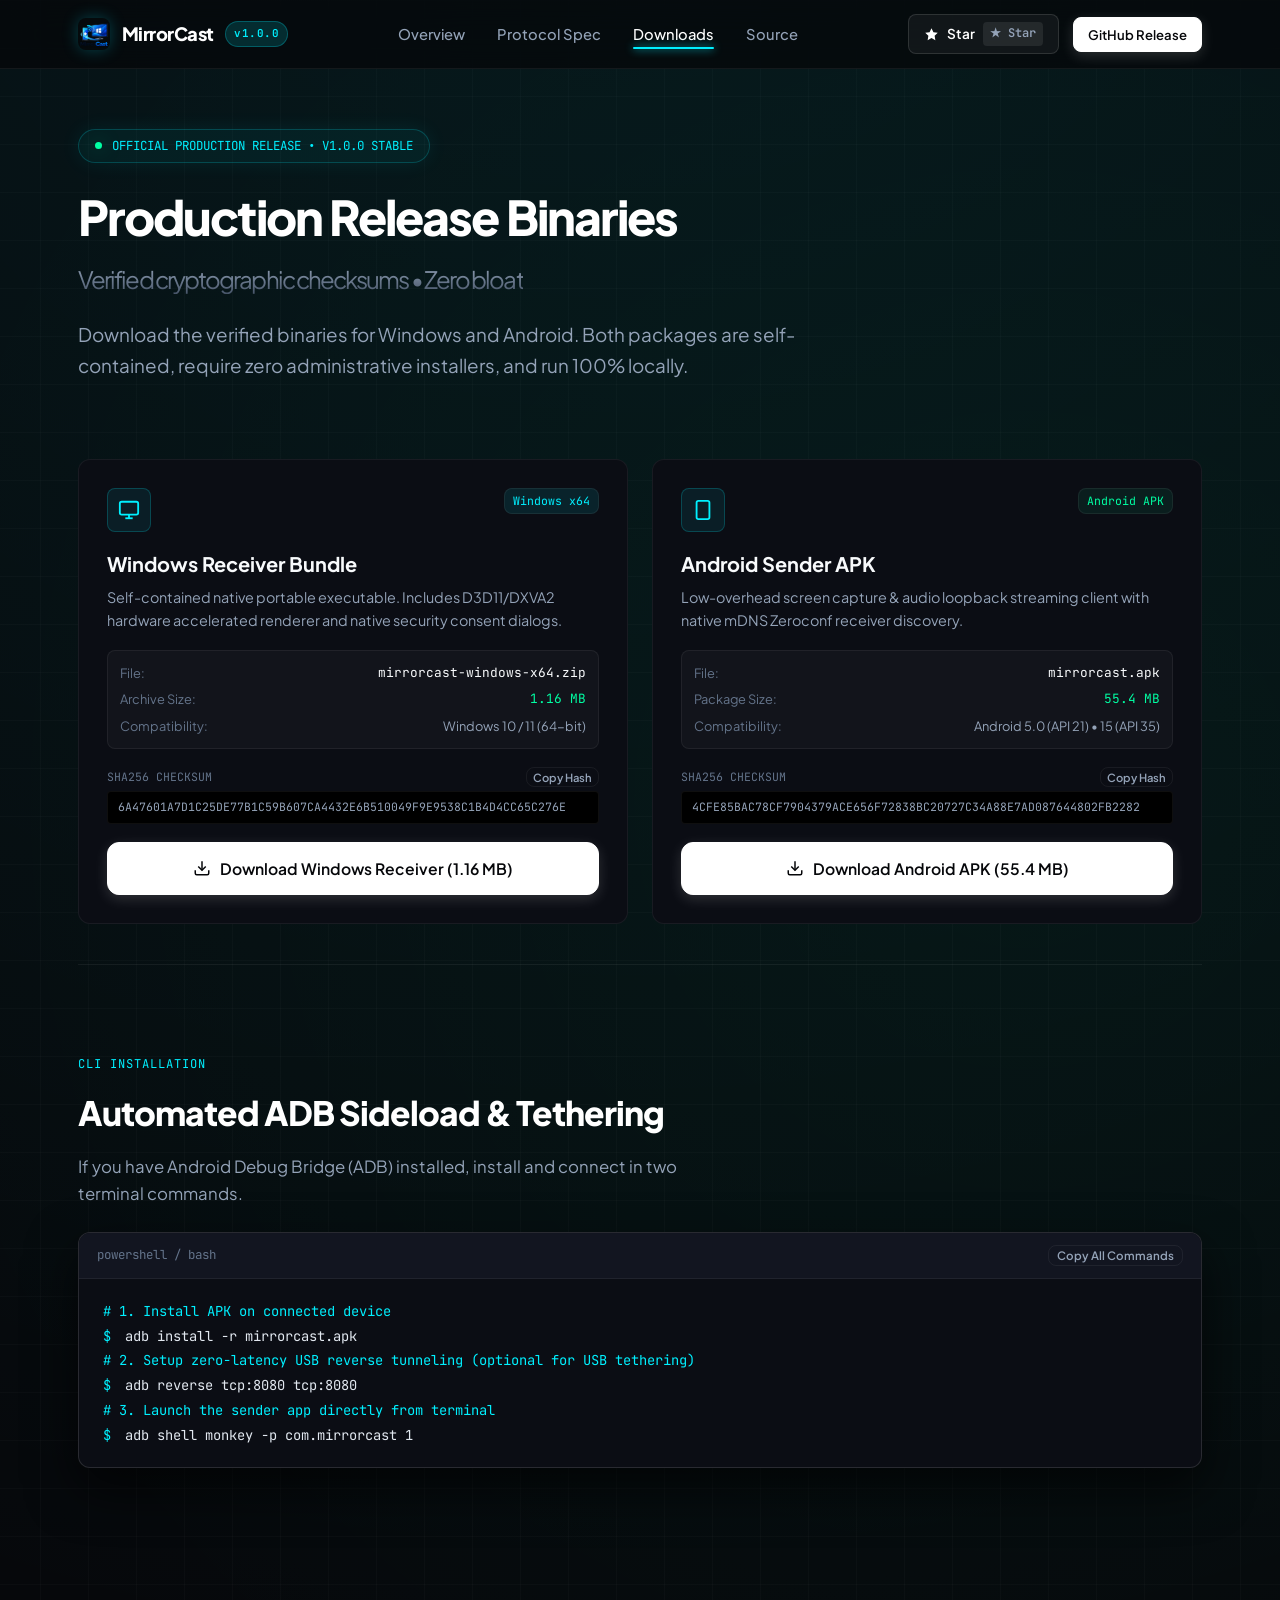
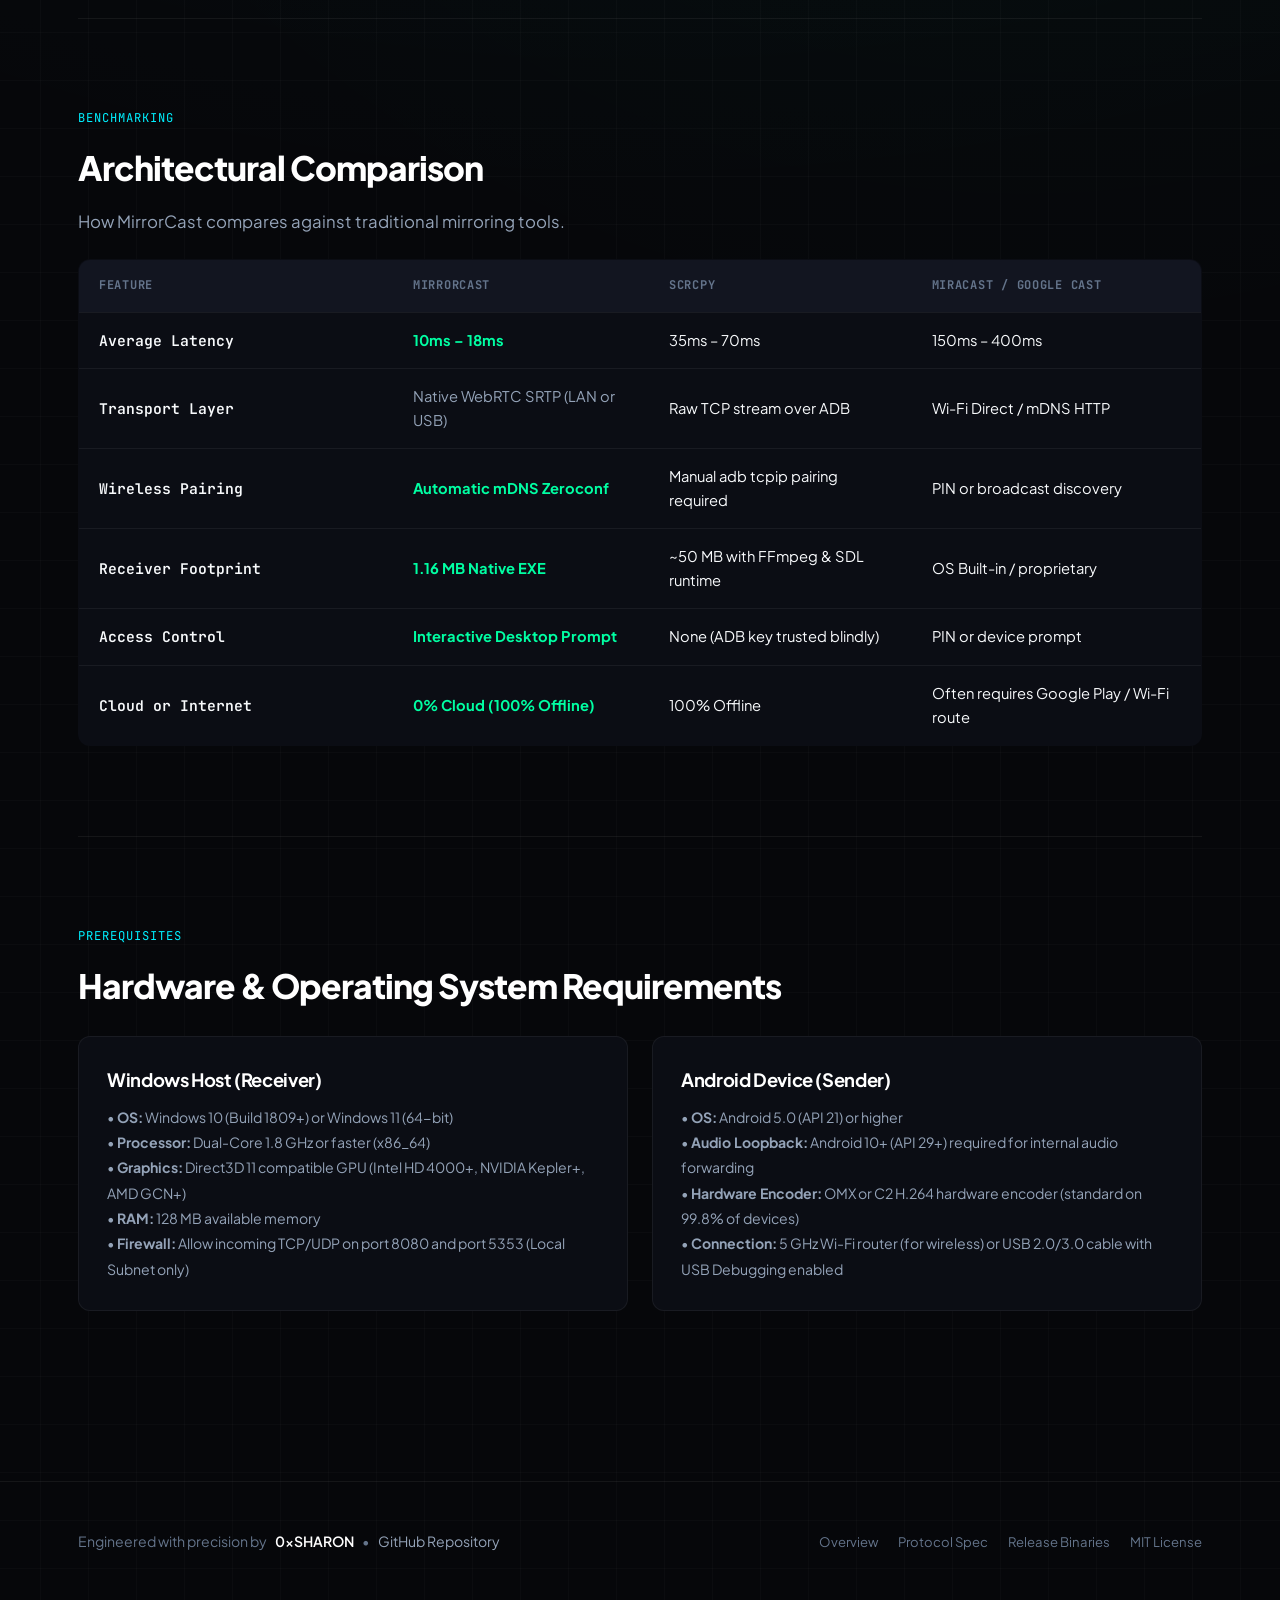
<file: downloads.html>
<!DOCTYPE html>
<html lang="en">
<head>
  <meta charset="UTF-8">
  <meta name="viewport" content="width=device-width, initial-scale=1.0">
  
  <!-- Primary Meta Tags -->
  <title>Download MirrorCast v1.0.0 — Android APK & Windows x64 Receiver | Verified Binaries</title>
  <meta name="title" content="Download MirrorCast v1.0.0 — Android APK & Windows x64 Receiver | Verified Binaries">
  <meta name="description" content="Download MirrorCast v1.0.0 production binaries: portable Windows receiver (1.16MB) and Android APK (55.4MB). Verified SHA256 checksums, CLI setup guide, and zero telemetry.">
  <meta name="keywords" content="download mirrorcast, mirrorcast apk, mirrorcast windows exe, screen mirror download, adb screen mirroring, scrcpy download, android to windows receiver">
  <meta name="author" content="0xSHARON">
  <meta name="robots" content="index, follow, max-image-preview:large, max-snippet:-1, max-video-preview:-1">
  <meta name="theme-color" content="#090a0f">
  <meta name="color-scheme" content="dark">
  <link rel="canonical" href="https://0xsharon.github.io/mirrorcast/downloads.html">

  <!-- Open Graph / Facebook -->
  <meta property="og:type" content="website">
  <meta property="og:url" content="https://0xsharon.github.io/mirrorcast/downloads.html">
  <meta property="og:title" content="Download MirrorCast v1.0.0 — Windows Receiver & Android APK">
  <meta property="og:description" content="Verified production binaries for MirrorCast. 1.16MB portable Windows receiver and universal Android APK with SHA256 checksums.">
  <meta property="og:image" content="https://0xsharon.github.io/mirrorcast/assets/banner.png">
  <meta property="og:site_name" content="MirrorCast">
  <meta property="og:locale" content="en_US">

  <!-- Twitter Card -->
  <meta name="twitter:card" content="summary_large_image">
  <meta name="twitter:site" content="@0xSHARON">
  <meta name="twitter:creator" content="@0xSHARON">
  <meta name="twitter:title" content="Download MirrorCast v1.0.0 — Windows & Android">
  <meta name="twitter:description" content="Verified production binaries for MirrorCast. 1.16MB portable Windows receiver and universal Android APK.">
  <meta name="twitter:image" content="https://0xsharon.github.io/mirrorcast/assets/banner.png">

  <!-- Favicon & Icons -->
  <link rel="icon" type="image/png" href="assets/logo.png">
  <link rel="apple-touch-icon" href="assets/logo.png">

  <!-- Stylesheet -->
  <link rel="stylesheet" href="style.css">

  <!-- Structured Data: SoftwareApplication Downloads -->
  <script type="application/ld+json">
  {
    "@context": "https://schema.org",
    "@type": "SoftwareApplication",
    "name": "MirrorCast",
    "operatingSystem": "Android 5.0+, Windows 10, Windows 11",
    "applicationCategory": "MultimediaApplication",
    "softwareVersion": "1.0.0",
    "offers": {
      "@type": "Offer",
      "price": "0",
      "priceCurrency": "USD"
    },
    "downloadUrl": "https://github.com/0xSHARON/mirrorcast/releases/tag/v1.0.0",
    "author": {
      "@type": "Person",
      "name": "0xSHARON",
      "url": "https://github.com/0xSHARON"
    }
  }
  </script>
</head>
<body>

  <!-- Navigation -->
  <nav class="navbar" id="navbar">
    <div class="container nav-inner">
      <a href="index.html" class="nav-brand">
        <img src="assets/logo.png" alt="MirrorCast Logo" class="nav-logo">
        <span>MirrorCast</span>
        <span class="nav-brand-badge">v1.0.0</span>
      </a>

      <ul class="nav-links">
        <li><a href="index.html" class="nav-link">Overview</a></li>
        <li><a href="protocol.html" class="nav-link">Protocol Spec</a></li>
        <li><a href="downloads.html" class="nav-link active">Downloads</a></li>
        <li><a href="https://github.com/0xSHARON/mirrorcast" target="_blank" rel="noopener noreferrer" class="nav-link">Source</a></li>
      </ul>

      <div class="nav-actions">
        <!-- Live GitHub Star Button -->
        <a href="https://github.com/0xSHARON/mirrorcast" target="_blank" rel="noopener noreferrer" class="star-btn" id="nav-star-btn" title="Star MirrorCast on GitHub">
          <svg width="15" height="15" viewBox="0 0 24 24" fill="currentColor">
            <polygon points="12 2 15.09 8.26 22 9.27 17 14.14 18.18 21.02 12 17.77 5.82 21.02 7 14.14 2 9.27 8.91 8.26 12 2"></polygon>
          </svg>
          <span>Star</span>
          <span class="star-count" id="nav-star-count">★ Star</span>
        </a>

        <a href="https://github.com/0xSHARON/mirrorcast/releases/tag/v1.0.0" target="_blank" rel="noopener noreferrer" class="btn btn-primary btn-sm">
          GitHub Release
        </a>
      </div>
    </div>
  </nav>

  <!-- Page Header -->
  <header class="hero" style="padding: 60px 0 40px; text-align: left;">
    <div class="container">
      <div class="hero-pill">
        <span class="pill-dot"></span>
        <span>OFFICIAL PRODUCTION RELEASE &bull; V1.0.0 STABLE</span>
      </div>

      <h1 class="hero-title" style="margin-left: 0; font-size: clamp(2rem, 4vw, 3rem);">
        Production Release Binaries<br>
        <span style="font-size: 1.5rem; font-weight: 400; color: var(--text-muted);">Verified cryptographic checksums &bull; Zero bloat</span>
      </h1>

      <p class="hero-description" style="margin-left: 0; max-width: 780px;">
        Download the verified binaries for Windows and Android. Both packages are self-contained, require zero administrative installers, and run 100% locally.
      </p>
    </div>
  </header>

  <!-- Main Downloads Section -->
  <main class="container" style="padding-bottom: 80px;">
    
    <!-- Binary Cards Grid -->
    <div class="grid-2">
      
      <!-- Windows Binary Card -->
      <div class="card" style="display: flex; flex-direction: column; justify-content: space-between;">
        <div>
          <div style="display: flex; justify-content: space-between; align-items: flex-start; margin-bottom: 16px;">
            <div class="card-icon" style="margin-bottom: 0;">
              <svg width="22" height="22" viewBox="0 0 24 24" fill="none" stroke="currentColor" stroke-width="2">
                <rect x="2" y="3" width="20" height="14" rx="2" ry="2"></rect>
                <line x1="8" y1="21" x2="16" y2="21"></line>
                <line x1="12" y1="17" x2="12" y2="21"></line>
              </svg>
            </div>
            <span class="card-badge" style="margin-top: 0; background: rgba(0,229,255,0.1); color: var(--accent-cyan);">
              Windows x64
            </span>
          </div>

          <h3 style="font-size: 1.25rem; font-weight: 700; margin-bottom: 6px;">Windows Receiver Bundle</h3>
          <p class="card-description" style="margin-bottom: 18px;">
            Self-contained native portable executable. Includes D3D11/DXVA2 hardware accelerated renderer and native security consent dialogs.
          </p>

          <div style="background: rgba(255,255,255,0.03); border: 1px solid var(--border-subtle); border-radius: var(--radius-sm); padding: 12px; margin-bottom: 18px;">
            <div style="display: flex; justify-content: space-between; font-size: 0.8rem; margin-bottom: 6px;">
              <span style="color: var(--text-muted);">File:</span>
              <span class="mono" style="color: var(--text-primary);">mirrorcast-windows-x64.zip</span>
            </div>
            <div style="display: flex; justify-content: space-between; font-size: 0.8rem; margin-bottom: 6px;">
              <span style="color: var(--text-muted);">Archive Size:</span>
              <span class="mono" style="color: var(--accent-green);">1.16 MB</span>
            </div>
            <div style="display: flex; justify-content: space-between; font-size: 0.8rem;">
              <span style="color: var(--text-muted);">Compatibility:</span>
              <span style="color: var(--text-secondary);">Windows 10 / 11 (64-bit)</span>
            </div>
          </div>

          <div style="margin-bottom: 18px;">
            <div style="display: flex; justify-content: space-between; align-items: center; margin-bottom: 4px;">
              <span class="mono" style="font-size: 0.72rem; color: var(--text-muted);">SHA256 CHECKSUM</span>
              <button class="btn btn-ghost btn-sm" onclick="navigator.clipboard.writeText('6A47601A7D1C25DE77B1C59B607CA4432E6B510049F9E9538C1B4D4CC65C276E'); alert('Copied Windows SHA256 Hash to clipboard!');" style="padding: 2px 6px; font-size: 0.7rem;">
                Copy Hash
              </button>
            </div>
            <div class="mono" style="font-size: 0.72rem; word-break: break-all; color: var(--text-secondary); background: #000; padding: 6px 10px; border-radius: 4px; border: 1px solid var(--border-subtle);">
              6A47601A7D1C25DE77B1C59B607CA4432E6B510049F9E9538C1B4D4CC65C276E
            </div>
          </div>
        </div>

        <a href="https://github.com/0xSHARON/mirrorcast/releases/download/v1.0.0/mirrorcast-windows-x64.zip" class="btn btn-primary btn-lg" style="width: 100%;">
          <svg width="18" height="18" viewBox="0 0 24 24" fill="none" stroke="currentColor" stroke-width="2">
            <path d="M21 15v4a2 2 0 0 1-2 2H5a2 2 0 0 1-2-2v-4"></path>
            <polyline points="7 10 12 15 17 10"></polyline>
            <line x1="12" y1="15" x2="12" y2="3"></line>
          </svg>
          Download Windows Receiver (1.16 MB)
        </a>
      </div>

      <!-- Android Binary Card -->
      <div class="card" style="display: flex; flex-direction: column; justify-content: space-between;">
        <div>
          <div style="display: flex; justify-content: space-between; align-items: flex-start; margin-bottom: 16px;">
            <div class="card-icon" style="margin-bottom: 0;">
              <svg width="22" height="22" viewBox="0 0 24 24" fill="none" stroke="currentColor" stroke-width="2">
                <rect x="5" y="2" width="14" height="20" rx="2" ry="2"></rect>
                <line x1="12" y1="18" x2="12.01" y2="18"></line>
              </svg>
            </div>
            <span class="card-badge" style="margin-top: 0; background: rgba(16,185,129,0.1); color: var(--accent-green);">
              Android APK
            </span>
          </div>

          <h3 style="font-size: 1.25rem; font-weight: 700; margin-bottom: 6px;">Android Sender APK</h3>
          <p class="card-description" style="margin-bottom: 18px;">
            Low-overhead screen capture & audio loopback streaming client with native mDNS Zeroconf receiver discovery.
          </p>

          <div style="background: rgba(255,255,255,0.03); border: 1px solid var(--border-subtle); border-radius: var(--radius-sm); padding: 12px; margin-bottom: 18px;">
            <div style="display: flex; justify-content: space-between; font-size: 0.8rem; margin-bottom: 6px;">
              <span style="color: var(--text-muted);">File:</span>
              <span class="mono" style="color: var(--text-primary);">mirrorcast.apk</span>
            </div>
            <div style="display: flex; justify-content: space-between; font-size: 0.8rem; margin-bottom: 6px;">
              <span style="color: var(--text-muted);">Package Size:</span>
              <span class="mono" style="color: var(--accent-green);">55.4 MB</span>
            </div>
            <div style="display: flex; justify-content: space-between; font-size: 0.8rem;">
              <span style="color: var(--text-muted);">Compatibility:</span>
              <span style="color: var(--text-secondary);">Android 5.0 (API 21) &bull; 15 (API 35)</span>
            </div>
          </div>

          <div style="margin-bottom: 18px;">
            <div style="display: flex; justify-content: space-between; align-items: center; margin-bottom: 4px;">
              <span class="mono" style="font-size: 0.72rem; color: var(--text-muted);">SHA256 CHECKSUM</span>
              <button class="btn btn-ghost btn-sm" onclick="navigator.clipboard.writeText('4CFE85BAC78CF7904379ACE656F72838BC20727C34A88E7AD087644802FB2282'); alert('Copied Android SHA256 Hash to clipboard!');" style="padding: 2px 6px; font-size: 0.7rem;">
                Copy Hash
              </button>
            </div>
            <div class="mono" style="font-size: 0.72rem; word-break: break-all; color: var(--text-secondary); background: #000; padding: 6px 10px; border-radius: 4px; border: 1px solid var(--border-subtle);">
              4CFE85BAC78CF7904379ACE656F72838BC20727C34A88E7AD087644802FB2282
            </div>
          </div>
        </div>

        <a href="https://github.com/0xSHARON/mirrorcast/releases/download/v1.0.0/mirrorcast.apk" class="btn btn-primary btn-lg" style="width: 100%;">
          <svg width="18" height="18" viewBox="0 0 24 24" fill="none" stroke="currentColor" stroke-width="2">
            <path d="M21 15v4a2 2 0 0 1-2 2H5a2 2 0 0 1-2-2v-4"></path>
            <polyline points="7 10 12 15 17 10"></polyline>
            <line x1="12" y1="15" x2="12" y2="3"></line>
          </svg>
          Download Android APK (55.4 MB)
        </a>
      </div>

    </div>

    <!-- Quick Sideload & Installation Commands -->
    <section class="section" style="margin-top: 40px;">
      <div class="section-tag">CLI Installation</div>
      <h2 class="section-title">Automated ADB Sideload & Tethering</h2>
      <p class="section-subtitle">
        If you have Android Debug Bridge (ADB) installed, install and connect in two terminal commands.
      </p>

      <div class="terminal-card" style="margin-top: 24px; max-width: 100%;">
        <div class="terminal-header">
          <span class="mono">powershell / bash</span>
          <button class="btn btn-ghost btn-sm" id="btn-copy-install" style="padding: 2px 8px; font-size: 0.72rem;">
            Copy All Commands
          </button>
        </div>
        <div class="terminal-body" id="install-code-block">
          <div class="terminal-line">
            <span class="prompt"># 1. Install APK on connected device</span>
          </div>
          <div class="terminal-line">
            <span class="prompt">$</span>
            <span>adb install -r mirrorcast.apk</span>
          </div>
          <div class="terminal-line">
            <span class="prompt"># 2. Setup zero-latency USB reverse tunneling (optional for USB tethering)</span>
          </div>
          <div class="terminal-line">
            <span class="prompt">$</span>
            <span>adb reverse tcp:8080 tcp:8080</span>
          </div>
          <div class="terminal-line">
            <span class="prompt"># 3. Launch the sender app directly from terminal</span>
          </div>
          <div class="terminal-line">
            <span class="prompt">$</span>
            <span>adb shell monkey -p com.mirrorcast 1</span>
          </div>
        </div>
      </div>
    </section>

    <!-- Comparison Table -->
    <section class="section">
      <div class="section-tag">Benchmarking</div>
      <h2 class="section-title">Architectural Comparison</h2>
      <p class="section-subtitle">
        How MirrorCast compares against traditional mirroring tools.
      </p>

      <table class="specs-table" style="margin-top: 24px;">
        <thead>
          <tr>
            <th>Feature</th>
            <th>MirrorCast</th>
            <th>scrcpy</th>
            <th>Miracast / Google Cast</th>
          </tr>
        </thead>
        <tbody>
          <tr>
            <td>Average Latency</td>
            <td><strong style="color: var(--accent-green);">10ms &ndash; 18ms</strong></td>
            <td>35ms &ndash; 70ms</td>
            <td>150ms &ndash; 400ms</td>
          </tr>
          <tr>
            <td>Transport Layer</td>
            <td>Native WebRTC SRTP (LAN or USB)</td>
            <td>Raw TCP stream over ADB</td>
            <td>Wi-Fi Direct / mDNS HTTP</td>
          </tr>
          <tr>
            <td>Wireless Pairing</td>
            <td><strong style="color: var(--accent-green);">Automatic mDNS Zeroconf</strong></td>
            <td>Manual adb tcpip pairing required</td>
            <td>PIN or broadcast discovery</td>
          </tr>
          <tr>
            <td>Receiver Footprint</td>
            <td><strong style="color: var(--accent-green);">1.16 MB Native EXE</strong></td>
            <td>~50 MB with FFmpeg & SDL runtime</td>
            <td>OS Built-in / proprietary</td>
          </tr>
          <tr>
            <td>Access Control</td>
            <td><strong style="color: var(--accent-green);">Interactive Desktop Prompt</strong></td>
            <td>None (ADB key trusted blindly)</td>
            <td>PIN or device prompt</td>
          </tr>
          <tr>
            <td>Cloud or Internet</td>
            <td><strong style="color: var(--accent-green);">0% Cloud (100% Offline)</strong></td>
            <td>100% Offline</td>
            <td>Often requires Google Play / Wi-Fi route</td>
          </tr>
        </tbody>
      </table>
    </section>

    <!-- System Requirements -->
    <section class="section">
      <div class="section-tag">Prerequisites</div>
      <h2 class="section-title">Hardware & Operating System Requirements</h2>

      <div class="grid-2" style="margin-top: 24px;">
        <div class="card">
          <h3 class="card-title">Windows Host (Receiver)</h3>
          <ul style="list-style: none; padding-left: 0; font-size: 0.88rem; color: var(--text-secondary); line-height: 1.8;">
            <li>&bull; <strong>OS:</strong> Windows 10 (Build 1809+) or Windows 11 (64-bit)</li>
            <li>&bull; <strong>Processor:</strong> Dual-Core 1.8 GHz or faster (x86_64)</li>
            <li>&bull; <strong>Graphics:</strong> Direct3D 11 compatible GPU (Intel HD 4000+, NVIDIA Kepler+, AMD GCN+)</li>
            <li>&bull; <strong>RAM:</strong> 128 MB available memory</li>
            <li>&bull; <strong>Firewall:</strong> Allow incoming TCP/UDP on port 8080 and port 5353 (Local Subnet only)</li>
          </ul>
        </div>

        <div class="card">
          <h3 class="card-title">Android Device (Sender)</h3>
          <ul style="list-style: none; padding-left: 0; font-size: 0.88rem; color: var(--text-secondary); line-height: 1.8;">
            <li>&bull; <strong>OS:</strong> Android 5.0 (API 21) or higher</li>
            <li>&bull; <strong>Audio Loopback:</strong> Android 10+ (API 29+) required for internal audio forwarding</li>
            <li>&bull; <strong>Hardware Encoder:</strong> OMX or C2 H.264 hardware encoder (standard on 99.8% of devices)</li>
            <li>&bull; <strong>Connection:</strong> 5 GHz Wi-Fi router (for wireless) or USB 2.0/3.0 cable with USB Debugging enabled</li>
          </ul>
        </div>
      </div>
    </section>

  </main>

  <!-- Footer -->
  <footer class="footer">
    <div class="container footer-inner">
      <div class="footer-author">
        <span>Engineered with precision by</span>
        <a href="https://github.com/0xSHARON" target="_blank" rel="noopener noreferrer" class="author-link">
          0xSHARON
        </a>
        <span>&bull;</span>
        <a href="https://github.com/0xSHARON/mirrorcast" target="_blank" rel="noopener noreferrer" style="color: var(--text-secondary);">
          GitHub Repository
        </a>
      </div>

      <div style="display: flex; gap: 20px; font-size: 0.82rem; color: var(--text-muted); flex-wrap: wrap;">
        <a href="index.html">Overview</a>
        <a href="protocol.html">Protocol Spec</a>
        <a href="downloads.html">Release Binaries</a>
        <a href="https://github.com/0xSHARON/mirrorcast/blob/main/LICENSE.md" target="_blank" rel="noopener noreferrer">MIT License</a>
      </div>
    </div>
  </footer>

  <script src="app.js"></script>
</body>
</html>
</file>
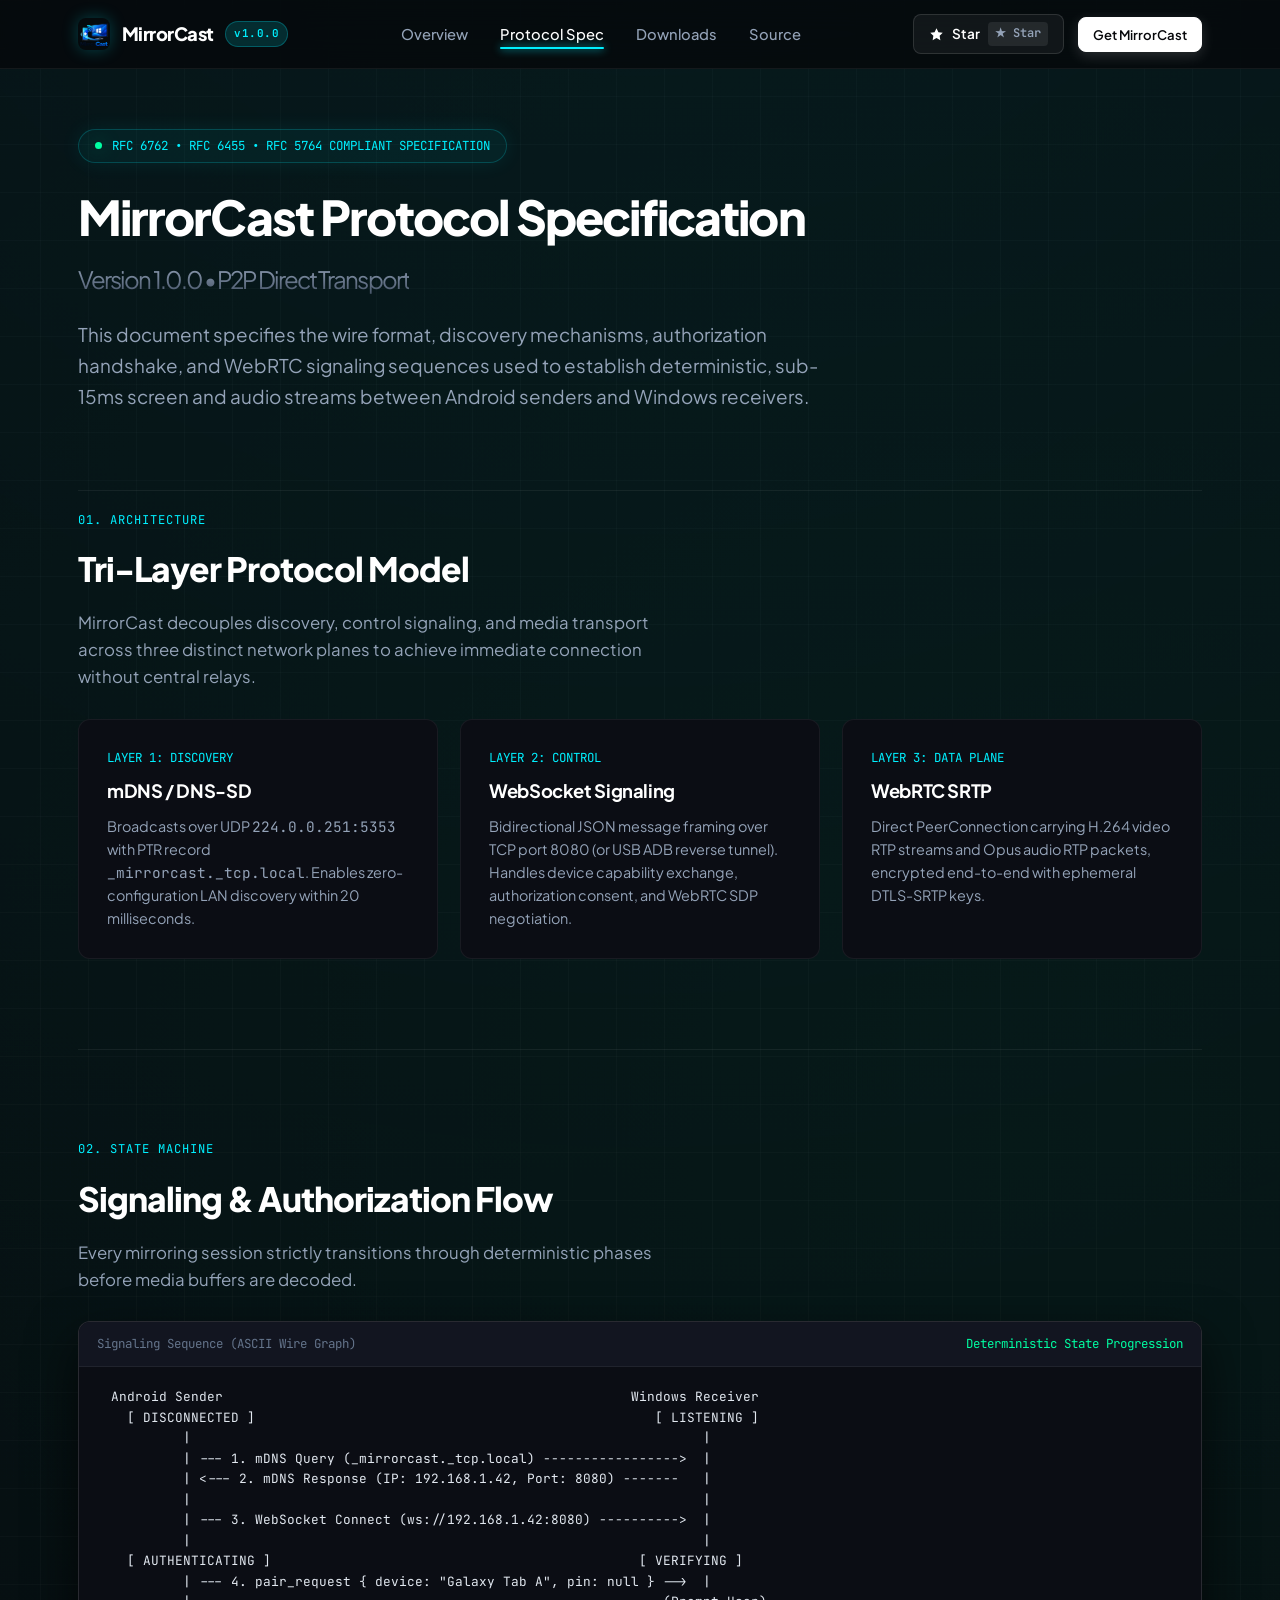
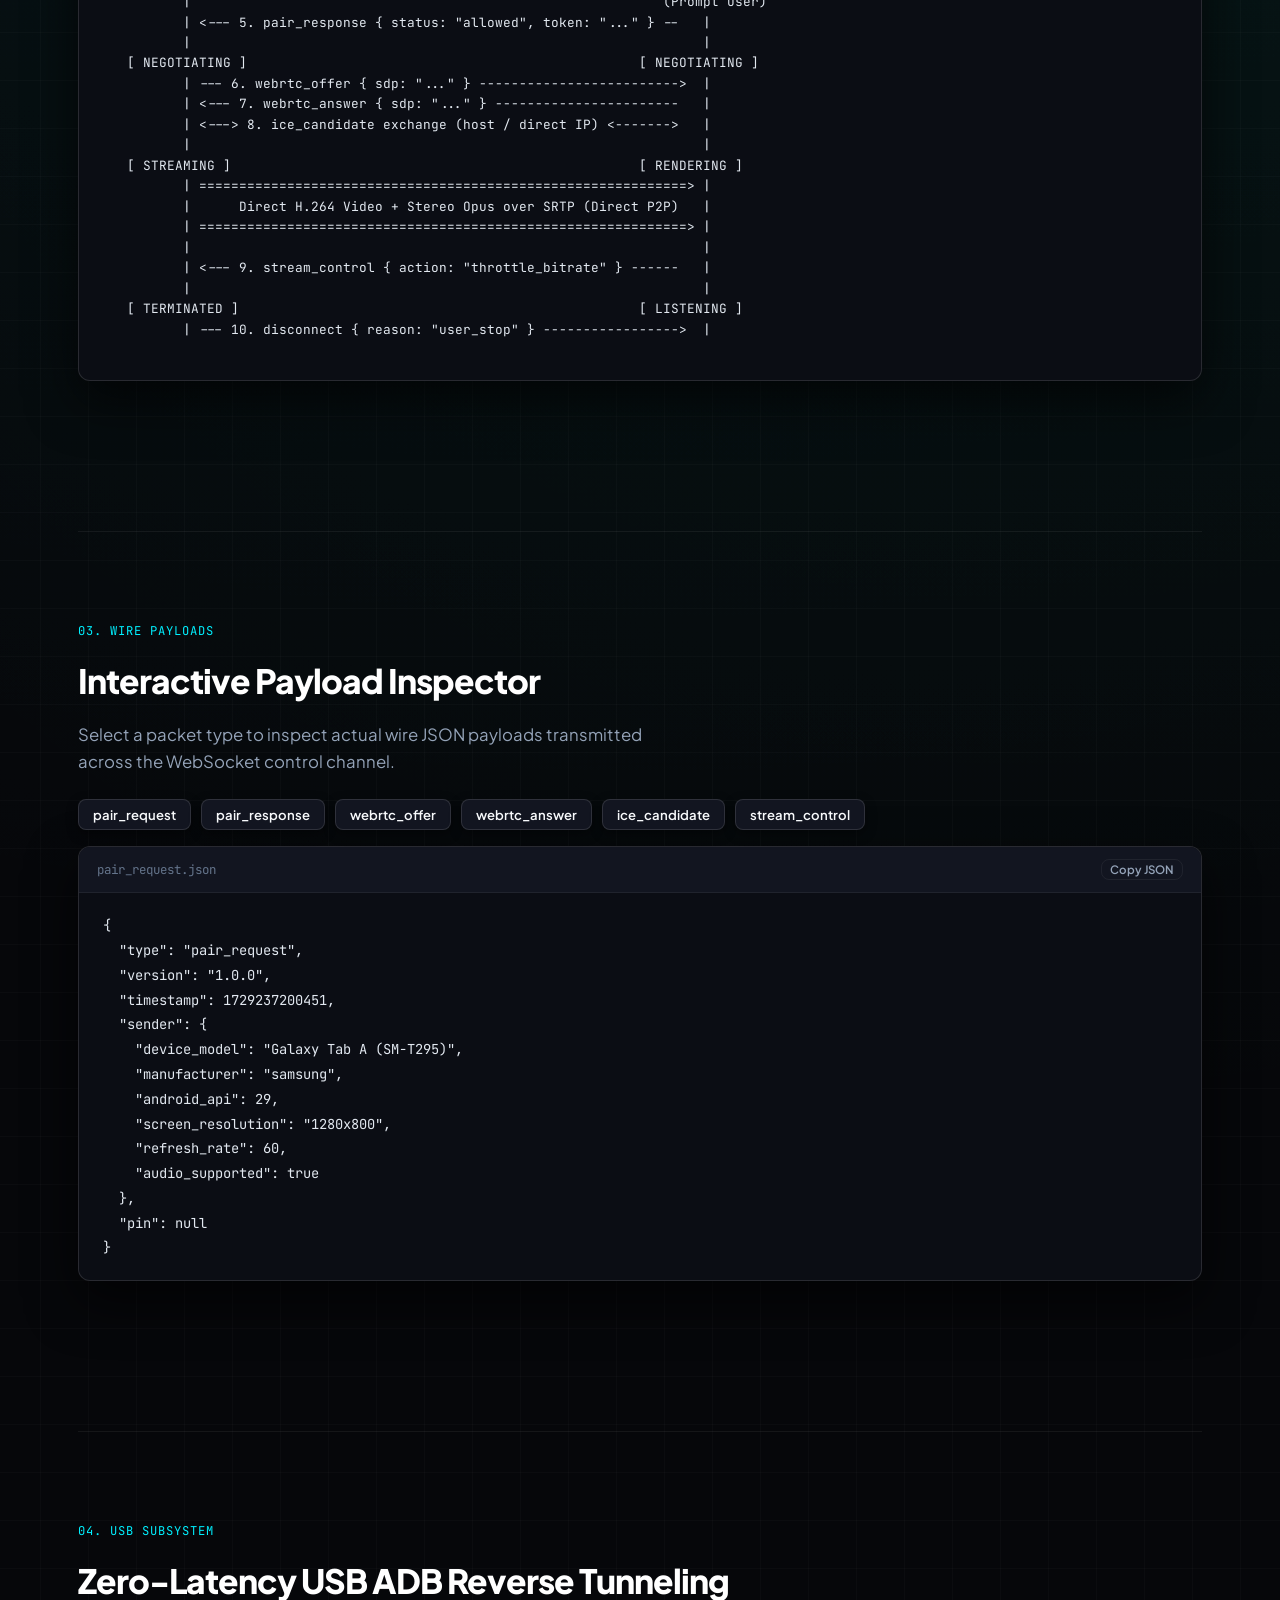
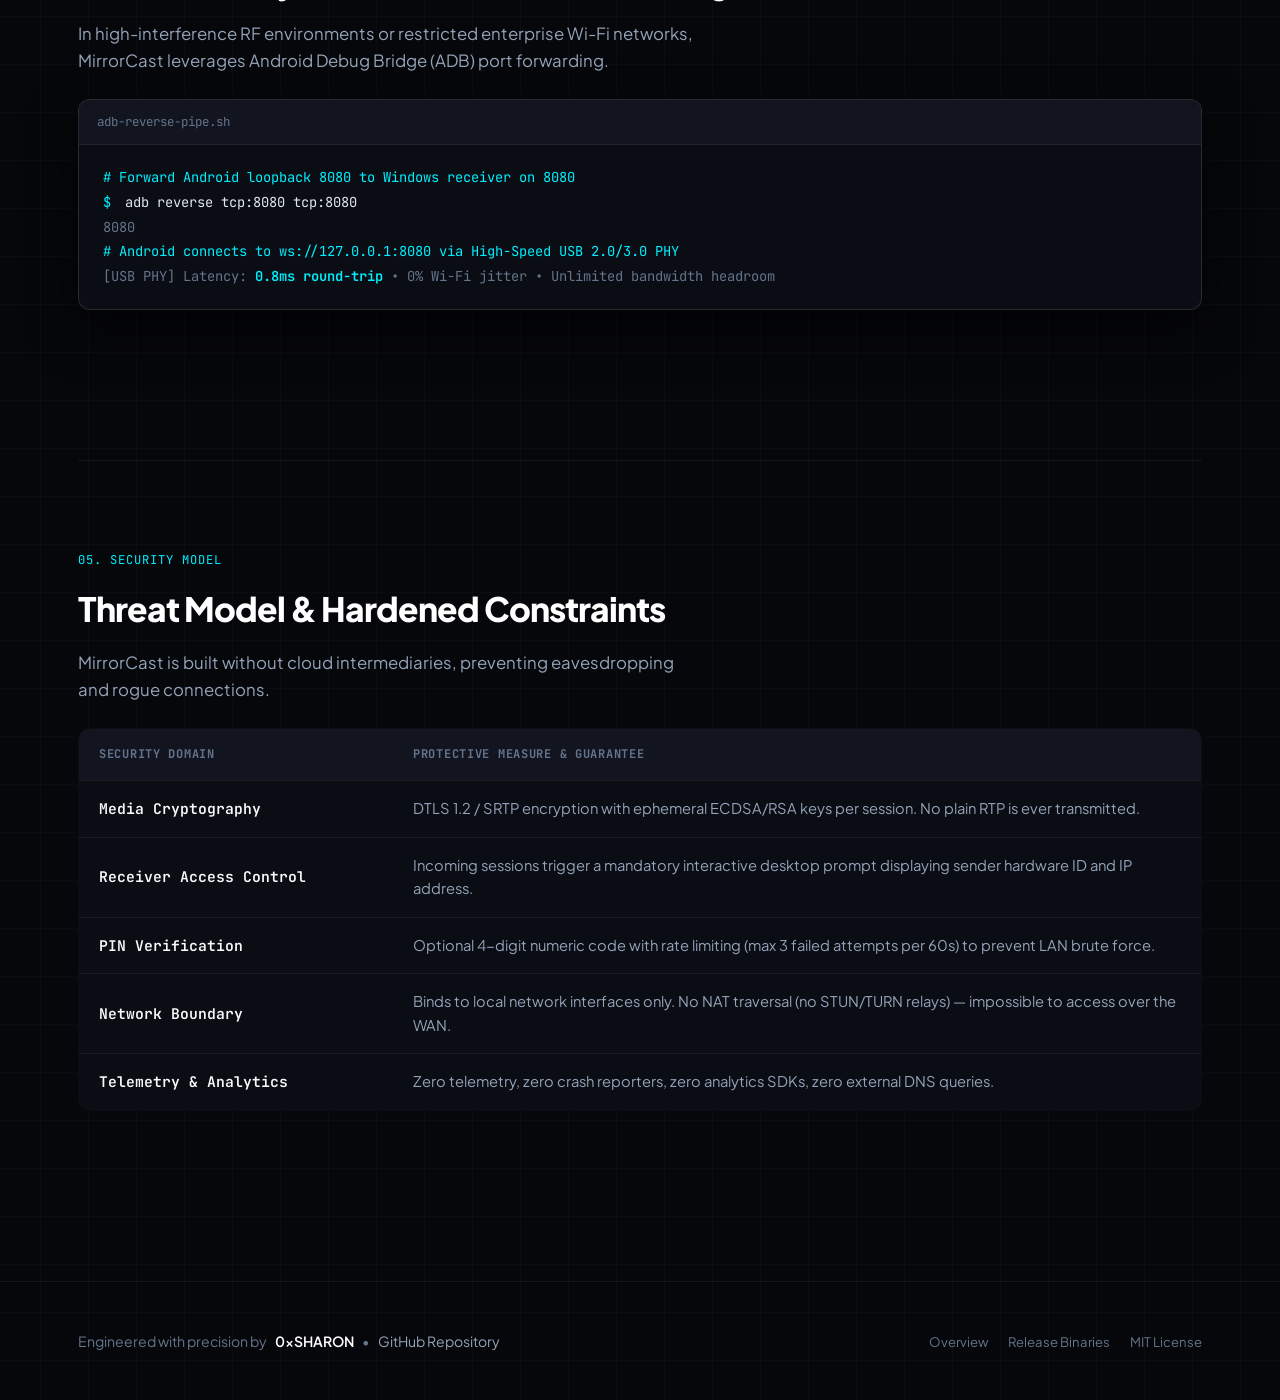
<file: protocol.html>
<!DOCTYPE html>
<html lang="en">
<head>
  <meta charset="UTF-8">
  <meta name="viewport" content="width=device-width, initial-scale=1.0">
  
  <!-- Primary Meta Tags -->
  <title>MirrorCast Protocol Specification — WebRTC P2P Wire Format v1.0.0 | RFC 6762 / 6455 / 5764</title>
  <meta name="title" content="MirrorCast Protocol Specification — WebRTC P2P Wire Format v1.0.0">
  <meta name="description" content="Technical specification for MirrorCast: RFC 6762 mDNS discovery, RFC 6455 WebSocket control signaling, RFC 5764 DTLS-SRTP media plane, and interactive JSON payload inspector.">
  <meta name="keywords" content="mirrorcast protocol, webrtc screen mirror spec, mdns zeroconf screen sharing, srtp video stream, h264 rtp packetization, screen mirror architecture">
  <meta name="author" content="0xSHARON">
  <meta name="robots" content="index, follow, max-image-preview:large, max-snippet:-1, max-video-preview:-1">
  <meta name="theme-color" content="#090a0f">
  <meta name="color-scheme" content="dark">
  <link rel="canonical" href="https://0xsharon.github.io/mirrorcast/protocol.html">

  <!-- Open Graph / Facebook -->
  <meta property="og:type" content="article">
  <meta property="og:url" content="https://0xsharon.github.io/mirrorcast/protocol.html">
  <meta property="og:title" content="MirrorCast Protocol Specification v1.0.0">
  <meta property="og:description" content="Wire format, WebSocket control signaling, and DTLS-SRTP media transport specification for sub-15ms screen mirroring.">
  <meta property="og:image" content="https://0xsharon.github.io/mirrorcast/assets/banner.png">
  <meta property="og:site_name" content="MirrorCast">
  <meta property="og:locale" content="en_US">

  <!-- Twitter Card -->
  <meta name="twitter:card" content="summary_large_image">
  <meta name="twitter:site" content="@0xSHARON">
  <meta name="twitter:creator" content="@0xSHARON">
  <meta name="twitter:title" content="MirrorCast Protocol Specification v1.0.0">
  <meta name="twitter:description" content="Wire format, WebSocket control signaling, and DTLS-SRTP media transport specification for sub-15ms screen mirroring.">
  <meta name="twitter:image" content="https://0xsharon.github.io/mirrorcast/assets/banner.png">

  <!-- Favicon & Icons -->
  <link rel="icon" type="image/png" href="assets/logo.png">
  <link rel="apple-touch-icon" href="assets/logo.png">

  <!-- Stylesheet -->
  <link rel="stylesheet" href="style.css">

  <!-- Structured Data: TechArticle -->
  <script type="application/ld+json">
  {
    "@context": "https://schema.org",
    "@type": "TechArticle",
    "headline": "MirrorCast Protocol Specification v1.0.0",
    "description": "Comprehensive specification covering mDNS discovery, WebSocket control signaling, and WebRTC SRTP media pipelines.",
    "author": {
      "@type": "Person",
      "name": "0xSHARON",
      "url": "https://github.com/0xSHARON"
    },
    "datePublished": "2026-10-18",
    "publisher": {
      "@type": "Organization",
      "name": "MirrorCast",
      "logo": {
        "@type": "ImageObject",
        "url": "https://0xsharon.github.io/mirrorcast/assets/logo.png"
      }
    }
  }
  </script>
</head>
<body>

  <!-- Navigation -->
  <nav class="navbar" id="navbar">
    <div class="container nav-inner">
      <a href="index.html" class="nav-brand">
        <img src="assets/logo.png" alt="MirrorCast Logo" class="nav-logo">
        <span>MirrorCast</span>
        <span class="nav-brand-badge">v1.0.0</span>
      </a>

      <ul class="nav-links">
        <li><a href="index.html" class="nav-link">Overview</a></li>
        <li><a href="protocol.html" class="nav-link active">Protocol Spec</a></li>
        <li><a href="downloads.html" class="nav-link">Downloads</a></li>
        <li><a href="https://github.com/0xSHARON/mirrorcast" target="_blank" rel="noopener noreferrer" class="nav-link">Source</a></li>
      </ul>

      <div class="nav-actions">
        <!-- Live GitHub Star Button -->
        <a href="https://github.com/0xSHARON/mirrorcast" target="_blank" rel="noopener noreferrer" class="star-btn" id="nav-star-btn" title="Star MirrorCast on GitHub">
          <svg width="15" height="15" viewBox="0 0 24 24" fill="currentColor">
            <polygon points="12 2 15.09 8.26 22 9.27 17 14.14 18.18 21.02 12 17.77 5.82 21.02 7 14.14 2 9.27 8.91 8.26 12 2"></polygon>
          </svg>
          <span>Star</span>
          <span class="star-count" id="nav-star-count">★ Star</span>
        </a>

        <a href="downloads.html" class="btn btn-primary btn-sm">
          Get MirrorCast
        </a>
      </div>
    </div>
  </nav>

  <!-- Page Header -->
  <header class="hero" style="padding: 60px 0 40px; text-align: left;">
    <div class="container">
      <div class="hero-pill">
        <span class="pill-dot"></span>
        <span>RFC 6762 • RFC 6455 • RFC 5764 COMPLIANT SPECIFICATION</span>
      </div>

      <h1 class="hero-title" style="margin-left: 0; font-size: clamp(2rem, 4vw, 3rem);">
        MirrorCast Protocol Specification<br>
        <span style="font-size: 1.5rem; font-weight: 400; color: var(--text-muted);">Version 1.0.0 &bull; P2P Direct Transport</span>
      </h1>

      <p class="hero-description" style="margin-left: 0; max-width: 780px;">
        This document specifies the wire format, discovery mechanisms, authorization handshake, and WebRTC signaling sequences used to establish deterministic, sub-15ms screen and audio streams between Android senders and Windows receivers.
      </p>
    </div>
  </header>

  <!-- Main Protocol Content -->
  <main class="container" style="padding-bottom: 80px;">
    
    <!-- Protocol Architecture Overview -->
    <section class="section" style="padding-top: 20px;">
      <div class="section-tag">01. Architecture</div>
      <h2 class="section-title">Tri-Layer Protocol Model</h2>
      <p class="section-subtitle">
        MirrorCast decouples discovery, control signaling, and media transport across three distinct network planes to achieve immediate connection without central relays.
      </p>

      <div class="grid-3" style="margin-top: 28px;">
        <div class="card">
          <div class="mono" style="color: var(--accent-cyan); font-size: 0.78rem; margin-bottom: 8px;">LAYER 1: DISCOVERY</div>
          <h3 class="card-title">mDNS / DNS-SD</h3>
          <p class="card-description">
            Broadcasts over UDP <code class="mono">224.0.0.251:5353</code> with PTR record <code class="mono">_mirrorcast._tcp.local</code>. Enables zero-configuration LAN discovery within 20 milliseconds.
          </p>
        </div>

        <div class="card">
          <div class="mono" style="color: var(--accent-cyan); font-size: 0.78rem; margin-bottom: 8px;">LAYER 2: CONTROL</div>
          <h3 class="card-title">WebSocket Signaling</h3>
          <p class="card-description">
            Bidirectional JSON message framing over TCP port 8080 (or USB ADB reverse tunnel). Handles device capability exchange, authorization consent, and WebRTC SDP negotiation.
          </p>
        </div>

        <div class="card">
          <div class="mono" style="color: var(--accent-cyan); font-size: 0.78rem; margin-bottom: 8px;">LAYER 3: DATA PLANE</div>
          <h3 class="card-title">WebRTC SRTP</h3>
          <p class="card-description">
            Direct PeerConnection carrying H.264 video RTP streams and Opus audio RTP packets, encrypted end-to-end with ephemeral DTLS-SRTP keys.
          </p>
        </div>
      </div>
    </section>

    <!-- State Machine & Flow -->
    <section class="section">
      <div class="section-tag">02. State Machine</div>
      <h2 class="section-title">Signaling & Authorization Flow</h2>
      <p class="section-subtitle">
        Every mirroring session strictly transitions through deterministic phases before media buffers are decoded.
      </p>

      <div class="terminal-card" style="margin-top: 28px; max-width: 100%;">
        <div class="terminal-header">
          <span class="mono">Signaling Sequence (ASCII Wire Graph)</span>
          <span class="mono" style="color: var(--accent-green);">Deterministic State Progression</span>
        </div>
        <div class="terminal-body" style="font-size: 0.8rem; line-height: 1.6;">
          <pre>
 Android Sender                                                   Windows Receiver
   [ DISCONNECTED ]                                                  [ LISTENING ]
          |                                                                |
          | --- 1. mDNS Query (_mirrorcast._tcp.local) ----------------->  |
          | <--- 2. mDNS Response (IP: 192.168.1.42, Port: 8080) -------   |
          |                                                                |
          | --- 3. WebSocket Connect (ws://192.168.1.42:8080) ---------->  |
          |                                                                |
   [ AUTHENTICATING ]                                              [ VERIFYING ]
          | --- 4. pair_request { device: "Galaxy Tab A", pin: null } -->  |
          |                                                           (Prompt User)
          | <--- 5. pair_response { status: "allowed", token: "..." } --   |
          |                                                                |
   [ NEGOTIATING ]                                                 [ NEGOTIATING ]
          | --- 6. webrtc_offer { sdp: "..." } ------------------------->  |
          | <--- 7. webrtc_answer { sdp: "..." } -----------------------   |
          | <---> 8. ice_candidate exchange (host / direct IP) <------->   |
          |                                                                |
   [ STREAMING ]                                                   [ RENDERING ]
          | =============================================================> |
          |      Direct H.264 Video + Stereo Opus over SRTP (Direct P2P)   |
          | =============================================================> |
          |                                                                |
          | <--- 9. stream_control { action: "throttle_bitrate" } ------   |
          |                                                                |
   [ TERMINATED ]                                                  [ LISTENING ]
          | --- 10. disconnect { reason: "user_stop" } ----------------->  |
          </pre>
        </div>
      </div>
    </section>

    <!-- Interactive JSON Payload Inspector -->
    <section class="section">
      <div class="section-tag">03. Wire Payloads</div>
      <h2 class="section-title">Interactive Payload Inspector</h2>
      <p class="section-subtitle">
        Select a packet type to inspect actual wire JSON payloads transmitted across the WebSocket control channel.
      </p>

      <div style="display: flex; gap: 10px; margin-top: 24px; flex-wrap: wrap;">
        <button class="btn btn-secondary btn-sm payload-tab active" data-payload="pair_request">pair_request</button>
        <button class="btn btn-secondary btn-sm payload-tab" data-payload="pair_response">pair_response</button>
        <button class="btn btn-secondary btn-sm payload-tab" data-payload="webrtc_offer">webrtc_offer</button>
        <button class="btn btn-secondary btn-sm payload-tab" data-payload="webrtc_answer">webrtc_answer</button>
        <button class="btn btn-secondary btn-sm payload-tab" data-payload="ice_candidate">ice_candidate</button>
        <button class="btn btn-secondary btn-sm payload-tab" data-payload="stream_control">stream_control</button>
      </div>

      <div class="terminal-card" style="margin-top: 16px; max-width: 100%;">
        <div class="terminal-header">
          <span class="mono" id="payload-filename">pair_request.json</span>
          <button class="btn btn-ghost btn-sm" id="btn-copy-payload" style="padding: 2px 8px; font-size: 0.72rem;">
            Copy JSON
          </button>
        </div>
        <div class="terminal-body" id="payload-display">
          <pre id="payload-code"></pre>
        </div>
      </div>
    </section>

    <!-- USB Reverse ADB Architecture -->
    <section class="section">
      <div class="section-tag">04. USB Subsystem</div>
      <h2 class="section-title">Zero-Latency USB ADB Reverse Tunneling</h2>
      <p class="section-subtitle">
        In high-interference RF environments or restricted enterprise Wi-Fi networks, MirrorCast leverages Android Debug Bridge (ADB) port forwarding.
      </p>

      <div class="terminal-card" style="margin-top: 24px; max-width: 100%;">
        <div class="terminal-header">
          <span class="mono">adb-reverse-pipe.sh</span>
        </div>
        <div class="terminal-body">
          <div class="terminal-line">
            <span class="prompt"># Forward Android loopback 8080 to Windows receiver on 8080</span>
          </div>
          <div class="terminal-line">
            <span class="prompt">$</span>
            <span>adb reverse tcp:8080 tcp:8080</span>
          </div>
          <div class="terminal-line output">
            <span>8080</span>
          </div>
          <div class="terminal-line">
            <span class="prompt"># Android connects to ws://127.0.0.1:8080 via High-Speed USB 2.0/3.0 PHY</span>
          </div>
          <div class="terminal-line output">
            <span>[USB PHY] Latency: <span class="highlight">0.8ms round-trip</span> &bull; 0% Wi-Fi jitter &bull; Unlimited bandwidth headroom</span>
          </div>
        </div>
      </div>
    </section>

    <!-- Security & Isolation -->
    <section class="section">
      <div class="section-tag">05. Security Model</div>
      <h2 class="section-title">Threat Model & Hardened Constraints</h2>
      <p class="section-subtitle">
        MirrorCast is built without cloud intermediaries, preventing eavesdropping and rogue connections.
      </p>

      <table class="specs-table" style="margin-top: 24px;">
        <thead>
          <tr>
            <th>Security Domain</th>
            <th>Protective Measure & Guarantee</th>
          </tr>
        </thead>
        <tbody>
          <tr>
            <td>Media Cryptography</td>
            <td>DTLS 1.2 / SRTP encryption with ephemeral ECDSA/RSA keys per session. No plain RTP is ever transmitted.</td>
          </tr>
          <tr>
            <td>Receiver Access Control</td>
            <td>Incoming sessions trigger a mandatory interactive desktop prompt displaying sender hardware ID and IP address.</td>
          </tr>
          <tr>
            <td>PIN Verification</td>
            <td>Optional 4-digit numeric code with rate limiting (max 3 failed attempts per 60s) to prevent LAN brute force.</td>
          </tr>
          <tr>
            <td>Network Boundary</td>
            <td>Binds to local network interfaces only. No NAT traversal (no STUN/TURN relays) — impossible to access over the WAN.</td>
          </tr>
          <tr>
            <td>Telemetry & Analytics</td>
            <td>Zero telemetry, zero crash reporters, zero analytics SDKs, zero external DNS queries.</td>
          </tr>
        </tbody>
      </table>
    </section>

  </main>

  <!-- Footer -->
  <footer class="footer">
    <div class="container footer-inner">
      <div class="footer-author">
        <span>Engineered with precision by</span>
        <a href="https://github.com/0xSHARON" target="_blank" rel="noopener noreferrer" class="author-link">
          0xSHARON
        </a>
        <span>&bull;</span>
        <a href="https://github.com/0xSHARON/mirrorcast" target="_blank" rel="noopener noreferrer" style="color: var(--text-secondary);">
          GitHub Repository
        </a>
      </div>

      <div style="display: flex; gap: 20px; font-size: 0.82rem; color: var(--text-muted); flex-wrap: wrap;">
        <a href="index.html">Overview</a>
        <a href="downloads.html">Release Binaries</a>
        <a href="https://github.com/0xSHARON/mirrorcast/blob/main/LICENSE.md" target="_blank" rel="noopener noreferrer">MIT License</a>
      </div>
    </div>
  </footer>

  <script src="app.js"></script>
</body>
</html>
</file>
<file: style.css>
/* ==============================================================================
   MirrorCast — High-End Engineering Aesthetic Stylesheet
   Design Philosophy: Precision Engineering & Tactile Cyber-Minimalism
   Inspired by Linear, Vercel, and hardware instrument consoles.
   ============================================================================== */

@import url('https://fonts.googleapis.com/css2?family=Plus+Jakarta+Sans:wght@300;400;500;600;700;800&family=JetBrains+Mono:wght@400;500;600;700&display=swap');

:root {
  --bg-primary: #06070a;
  --bg-secondary: #0b0d14;
  --bg-tertiary: #121520;
  --bg-elevated: #181d2c;
  --bg-glass: rgba(14, 17, 26, 0.72);

  --border-subtle: rgba(255, 255, 255, 0.06);
  --border-medium: rgba(255, 255, 255, 0.12);
  --border-glow: rgba(0, 240, 255, 0.35);
  --border-hover: rgba(255, 255, 255, 0.22);

  --text-primary: #f8fafc;
  --text-secondary: #94a3b8;
  --text-muted: #64748b;

  --accent-cyan: #00f0ff;
  --accent-cyan-dim: rgba(0, 240, 255, 0.15);
  --accent-cyan-glow: 0 0 25px rgba(0, 240, 255, 0.45);

  --accent-green: #00ffa3;
  --accent-green-dim: rgba(0, 255, 163, 0.15);
  --accent-green-glow: 0 0 20px rgba(0, 255, 163, 0.4);

  --accent-blue: #3b82f6;
  --accent-amber: #f59e0b;
  --accent-red: #ef4444;

  --font-sans: 'Plus Jakarta Sans', -apple-system, BlinkMacSystemFont, "Segoe UI", Roboto, sans-serif;
  --font-mono: 'JetBrains Mono', "SF Mono", Consolas, Menlo, monospace;

  --container-max: 1180px;
  --radius-xs: 4px;
  --radius-sm: 8px;
  --radius-md: 12px;
  --radius-lg: 20px;
  --radius-xl: 28px;
  --radius-full: 9999px;

  --shadow-sm: 0 4px 12px rgba(0, 0, 0, 0.4);
  --shadow-lg: 0 20px 50px rgba(0, 0, 0, 0.65);
  --shadow-glow: 0 0 40px rgba(0, 240, 255, 0.12);

  --transition-fast: 0.15s cubic-bezier(0.16, 1, 0.3, 1);
  --transition-base: 0.25s cubic-bezier(0.16, 1, 0.3, 1);
  --transition-slow: 0.4s cubic-bezier(0.16, 1, 0.3, 1);
}

*, *::before, *::after {
  box-sizing: border-box;
  margin: 0;
  padding: 0;
}

html {
  font-family: var(--font-sans);
  background-color: var(--bg-primary);
  color: var(--text-primary);
  line-height: 1.6;
  -webkit-font-smoothing: antialiased;
  -moz-osx-font-smoothing: grayscale;
  scroll-behavior: smooth;
}

body {
  min-height: 100vh;
  display: flex;
  flex-direction: column;
  overflow-x: hidden;
  background-color: var(--bg-primary);
  background-image: 
    radial-gradient(circle at 50% -10%, rgba(0, 240, 255, 0.08) 0%, transparent 60%),
    radial-gradient(circle at 80% 25%, rgba(0, 255, 163, 0.04) 0%, transparent 45%),
    linear-gradient(rgba(255, 255, 255, 0.02) 1px, transparent 1px),
    linear-gradient(90deg, rgba(255, 255, 255, 0.02) 1px, transparent 1px);
  background-size: 100% 100%, 100% 100%, 48px 48px, 48px 48px;
  background-position: center top;
}

a {
  color: inherit;
  text-decoration: none;
}

code, pre, .mono {
  font-family: var(--font-mono);
}

/* ==============================================================================
   Layout Container
   ============================================================================== */
.container {
  width: 100%;
  max-width: var(--container-max);
  margin: 0 auto;
  padding: 0 28px;
}

/* ==============================================================================
   Navbar
   ============================================================================== */
.navbar {
  position: sticky;
  top: 0;
  z-index: 100;
  background: rgba(6, 7, 10, 0.75);
  backdrop-filter: blur(20px);
  -webkit-backdrop-filter: blur(20px);
  border-bottom: 1px solid var(--border-subtle);
  transition: border-color var(--transition-fast);
}

.nav-inner {
  display: flex;
  align-items: center;
  justify-content: space-between;
  height: 68px;
}

.nav-brand {
  display: flex;
  align-items: center;
  gap: 12px;
  font-weight: 800;
  font-size: 1.15rem;
  letter-spacing: -0.03em;
  color: #fff;
}

.nav-logo {
  width: 32px;
  height: 32px;
  border-radius: var(--radius-sm);
  object-fit: cover;
  box-shadow: 0 0 16px rgba(0, 240, 255, 0.25);
  transition: transform var(--transition-fast);
}

.nav-brand:hover .nav-logo {
  transform: scale(1.05);
}

.nav-brand-badge {
  font-family: var(--font-mono);
  font-size: 0.68rem;
  font-weight: 600;
  padding: 3px 8px;
  background: var(--accent-cyan-dim);
  border: 1px solid rgba(0, 240, 255, 0.25);
  border-radius: var(--radius-full);
  color: var(--accent-cyan);
  letter-spacing: 0.04em;
}

.nav-links {
  display: flex;
  align-items: center;
  gap: 32px;
  list-style: none;
}

.nav-link {
  font-size: 0.92rem;
  font-weight: 500;
  color: var(--text-secondary);
  transition: color var(--transition-fast);
  position: relative;
  padding: 6px 0;
}

.nav-link:hover, .nav-link.active {
  color: #fff;
}

.nav-link.active::after {
  content: '';
  position: absolute;
  bottom: 0;
  left: 0;
  right: 0;
  height: 2px;
  background: var(--accent-cyan);
  border-radius: var(--radius-full);
  box-shadow: 0 0 8px var(--accent-cyan);
}

.nav-actions {
  display: flex;
  align-items: center;
  gap: 14px;
}

/* ==============================================================================
   Buttons & Interactive Pills
   ============================================================================== */
.btn {
  display: inline-flex;
  align-items: center;
  justify-content: center;
  gap: 9px;
  font-family: var(--font-sans);
  font-size: 0.9rem;
  font-weight: 600;
  padding: 10px 20px;
  border-radius: var(--radius-sm);
  transition: all var(--transition-base);
  cursor: pointer;
  border: 1px solid transparent;
  white-space: nowrap;
  outline: none;
}

.btn-primary {
  background: #ffffff;
  color: #06070a;
  border-color: #ffffff;
  box-shadow: 0 4px 14px rgba(255, 255, 255, 0.15);
}

.btn-primary:hover {
  background: #f1f5f9;
  transform: translateY(-2px);
  box-shadow: 0 8px 24px rgba(255, 255, 255, 0.25);
}

.btn-secondary {
  background: var(--bg-tertiary);
  color: var(--text-primary);
  border: 1px solid var(--border-medium);
  box-shadow: var(--shadow-sm);
}

.btn-secondary:hover {
  background: var(--bg-elevated);
  border-color: var(--border-hover);
  transform: translateY(-2px);
  color: #fff;
}

.btn-ghost {
  background: transparent;
  color: var(--text-secondary);
  border: 1px solid var(--border-subtle);
}

.btn-ghost:hover {
  color: #fff;
  border-color: var(--border-medium);
  background: rgba(255, 255, 255, 0.04);
}

.btn-sm {
  padding: 6px 14px;
  font-size: 0.82rem;
}

.btn-lg {
  padding: 13px 26px;
  font-size: 0.98rem;
  border-radius: var(--radius-md);
}

/* ==============================================================================
   Hero Section
   ============================================================================== */
.hero {
  padding: 80px 0 50px;
  text-align: center;
  position: relative;
}

.hero-pill {
  display: inline-flex;
  align-items: center;
  gap: 10px;
  padding: 6px 16px;
  background: rgba(0, 240, 255, 0.05);
  border: 1px solid rgba(0, 240, 255, 0.2);
  border-radius: var(--radius-full);
  font-size: 0.78rem;
  font-family: var(--font-mono);
  color: var(--accent-cyan);
  margin-bottom: 28px;
  box-shadow: 0 0 20px rgba(0, 240, 255, 0.08);
}

.pill-dot {
  width: 7px;
  height: 7px;
  background: var(--accent-green);
  border-radius: 50%;
  box-shadow: var(--accent-green-glow);
  animation: pulse-dot 2s infinite ease-in-out;
}

@keyframes pulse-dot {
  0%, 100% { opacity: 1; transform: scale(1); }
  50% { opacity: 0.4; transform: scale(0.85); }
}

.hero-title {
  font-size: clamp(2.6rem, 5.5vw, 4.2rem);
  font-weight: 800;
  letter-spacing: -0.04em;
  line-height: 1.1;
  margin-bottom: 22px;
  max-width: 900px;
  margin-left: auto;
  margin-right: auto;
  color: #ffffff;
}

.hero-title span {
  background: linear-gradient(180deg, #94a3b8 0%, #475569 100%);
  -webkit-background-clip: text;
  -webkit-text-fill-color: transparent;
  font-weight: 500;
}

.hero-description {
  font-size: 1.18rem;
  color: var(--text-secondary);
  max-width: 680px;
  margin: 0 auto 38px;
  line-height: 1.65;
  font-weight: 400;
}

.hero-cta {
  display: flex;
  align-items: center;
  justify-content: center;
  gap: 16px;
  margin-bottom: 36px;
  flex-wrap: wrap;
}

.hero-meta {
  display: flex;
  align-items: center;
  justify-content: center;
  gap: 36px;
  font-family: var(--font-mono);
  font-size: 0.82rem;
  color: var(--text-muted);
}

.hero-meta-item {
  display: flex;
  align-items: center;
  gap: 8px;
}

.highlight {
  color: var(--accent-cyan);
  font-weight: 600;
}

/* ==============================================================================
   Device Stage (Hero Showcase: Phone + Pulse Beam + Windows Screen)
   ============================================================================== */
.device-stage {
  margin: 50px auto 30px;
  max-width: 1040px;
  padding: 32px 24px;
  background: var(--bg-glass);
  border: 1px solid var(--border-medium);
  border-radius: var(--radius-xl);
  backdrop-filter: blur(24px);
  box-shadow: var(--shadow-lg), var(--shadow-glow);
  position: relative;
  overflow: hidden;
}

.device-stage::before {
  content: '';
  position: absolute;
  top: 0;
  left: 20%;
  right: 20%;
  height: 1px;
  background: linear-gradient(90deg, transparent, var(--accent-cyan), transparent);
}

.device-showcase-grid {
  display: grid;
  grid-template-columns: 260px 1fr 480px;
  gap: 24px;
  align-items: center;
}

/* Phone Mockup */
.phone-mockup {
  background: #000;
  border: 2px solid rgba(255, 255, 255, 0.15);
  border-radius: 36px;
  padding: 12px;
  box-shadow: 0 16px 36px rgba(0, 0, 0, 0.7);
  position: relative;
}

.phone-notch {
  width: 50px;
  height: 5px;
  background: #222;
  border-radius: var(--radius-full);
  margin: 4px auto 10px;
}

.phone-screen {
  background: #0b0e14;
  border-radius: 26px;
  overflow: hidden;
  height: 380px;
  display: flex;
  flex-direction: column;
  border: 1px solid rgba(255, 255, 255, 0.05);
  position: relative;
}

.phone-status-bar {
  display: flex;
  justify-content: space-between;
  align-items: center;
  padding: 8px 14px;
  font-family: var(--font-mono);
  font-size: 0.65rem;
  color: var(--text-muted);
  border-bottom: 1px solid var(--border-subtle);
}

.phone-cast-pill {
  display: inline-flex;
  align-items: center;
  gap: 4px;
  background: rgba(0, 255, 163, 0.15);
  color: var(--accent-green);
  padding: 2px 6px;
  border-radius: 4px;
  font-size: 0.62rem;
}

.phone-canvas-area {
  flex: 1;
  display: flex;
  flex-direction: column;
  justify-content: center;
  align-items: center;
  padding: 16px;
  position: relative;
  background: radial-gradient(circle at center, rgba(0, 240, 255, 0.05) 0%, transparent 70%);
}

.visualizer-wave {
  display: flex;
  align-items: center;
  gap: 4px;
  height: 50px;
}

.wave-bar {
  width: 4px;
  background: var(--accent-cyan);
  border-radius: 2px;
  animation: audio-bounce 1.2s infinite ease-in-out;
}

.wave-bar:nth-child(2) { animation-delay: 0.15s; }
.wave-bar:nth-child(3) { animation-delay: 0.3s; }
.wave-bar:nth-child(4) { animation-delay: 0.45s; }
.wave-bar:nth-child(5) { animation-delay: 0.2s; }
.wave-bar:nth-child(6) { animation-delay: 0.35s; }
.wave-bar:nth-child(7) { animation-delay: 0.5s; }
.wave-bar:nth-child(8) { animation-delay: 0.1s; }

@keyframes audio-bounce {
  0%, 100% { height: 8px; opacity: 0.4; }
  50% { height: 42px; opacity: 1; }
}

/* Connecting Beam */
.data-beam-container {
  display: flex;
  flex-direction: column;
  align-items: center;
  justify-content: center;
  gap: 12px;
  position: relative;
}

.data-beam-line {
  width: 100%;
  height: 2px;
  background: linear-gradient(90deg, var(--accent-cyan), var(--accent-green));
  position: relative;
  box-shadow: 0 0 12px var(--accent-cyan);
}

.data-beam-pulse {
  position: absolute;
  top: -4px;
  width: 10px;
  height: 10px;
  background: #ffffff;
  border-radius: 50%;
  box-shadow: 0 0 12px #ffffff, 0 0 20px var(--accent-cyan);
  animation: beam-flow 2s infinite linear;
}

@keyframes beam-flow {
  0% { left: 0%; opacity: 0; }
  10% { opacity: 1; }
  90% { opacity: 1; }
  100% { left: 100%; opacity: 0; }
}

.data-beam-badge {
  font-family: var(--font-mono);
  font-size: 0.72rem;
  padding: 4px 10px;
  background: rgba(0, 0, 0, 0.6);
  border: 1px solid var(--border-medium);
  border-radius: var(--radius-full);
  color: var(--accent-cyan);
  white-space: nowrap;
}

/* Windows 11 Receiver Mockup */
.monitor-mockup {
  background: #0d1017;
  border: 1px solid var(--border-medium);
  border-radius: var(--radius-md);
  overflow: hidden;
  box-shadow: 0 20px 45px rgba(0, 0, 0, 0.7);
}

.monitor-titlebar {
  display: flex;
  align-items: center;
  justify-content: space-between;
  padding: 8px 14px;
  background: #141822;
  border-bottom: 1px solid var(--border-subtle);
  font-family: var(--font-sans);
  font-size: 0.78rem;
  color: var(--text-secondary);
}

.monitor-controls {
  display: flex;
  gap: 8px;
}

.monitor-control-btn {
  width: 10px;
  height: 10px;
  border-radius: 50%;
  background: rgba(255, 255, 255, 0.2);
}

.monitor-viewport {
  height: 340px;
  background: #05070a;
  position: relative;
  display: flex;
  flex-direction: column;
  justify-content: space-between;
  padding: 16px;
}

.hud-overlay {
  display: flex;
  justify-content: space-between;
  align-items: center;
}

.hud-stat-badge {
  font-family: var(--font-mono);
  font-size: 0.72rem;
  background: rgba(0, 0, 0, 0.75);
  border: 1px solid rgba(0, 240, 255, 0.3);
  padding: 4px 10px;
  border-radius: var(--radius-sm);
  color: var(--accent-cyan);
}

.hud-controls-bar {
  display: flex;
  justify-content: space-between;
  align-items: center;
  background: rgba(18, 22, 32, 0.85);
  border: 1px solid var(--border-subtle);
  border-radius: var(--radius-sm);
  padding: 8px 14px;
  backdrop-filter: blur(12px);
}

/* ==============================================================================
   Terminal / Code Widget
   ============================================================================== */
.terminal-card {
  max-width: 820px;
  margin: 20px auto 60px;
  background: var(--bg-secondary);
  border: 1px solid var(--border-medium);
  border-radius: var(--radius-md);
  overflow: hidden;
  box-shadow: var(--shadow-lg);
}

.terminal-header {
  display: flex;
  align-items: center;
  justify-content: space-between;
  padding: 12px 18px;
  background: var(--bg-tertiary);
  border-bottom: 1px solid var(--border-subtle);
  font-family: var(--font-mono);
  font-size: 0.78rem;
  color: var(--text-muted);
}

.terminal-dots {
  display: flex;
  gap: 7px;
}

.terminal-dot {
  width: 11px;
  height: 11px;
  border-radius: 50%;
  background: rgba(255, 255, 255, 0.15);
}

.terminal-body {
  padding: 20px 24px;
  font-family: var(--font-mono);
  font-size: 0.86rem;
  line-height: 1.8;
  color: #e2e8f0;
  overflow-x: auto;
  text-align: left;
}

.terminal-line {
  display: flex;
  gap: 14px;
}

.prompt {
  color: var(--accent-cyan);
  user-select: none;
}

.output {
  color: var(--text-muted);
}

/* ==============================================================================
   Bento Grid Feature Cards
   ============================================================================== */
.section {
  padding: 90px 0;
  border-top: 1px solid var(--border-subtle);
  position: relative;
}

.section-head {
  margin-bottom: 50px;
}

.section-tag {
  font-family: var(--font-mono);
  font-size: 0.76rem;
  color: var(--accent-cyan);
  text-transform: uppercase;
  letter-spacing: 0.08em;
  margin-bottom: 12px;
}

.section-title {
  font-size: 2.1rem;
  font-weight: 800;
  letter-spacing: -0.03em;
  margin-bottom: 14px;
  color: #fff;
}

.section-subtitle {
  color: var(--text-secondary);
  font-size: 1.05rem;
  max-width: 620px;
  line-height: 1.6;
}

.grid-3 {
  display: grid;
  grid-template-columns: repeat(3, 1fr);
  gap: 22px;
}

.grid-2 {
  display: grid;
  grid-template-columns: repeat(2, 1fr);
  gap: 24px;
}

.card {
  background: var(--bg-secondary);
  border: 1px solid var(--border-subtle);
  border-radius: var(--radius-md);
  padding: 28px;
  transition: all var(--transition-base);
  position: relative;
}

.card:hover {
  border-color: rgba(0, 240, 255, 0.35);
  background: var(--bg-tertiary);
  transform: translateY(-3px);
  box-shadow: 0 12px 30px rgba(0, 0, 0, 0.5), 0 0 20px rgba(0, 240, 255, 0.08);
}

.card-icon {
  width: 44px;
  height: 44px;
  display: flex;
  align-items: center;
  justify-content: center;
  border-radius: var(--radius-sm);
  background: rgba(0, 240, 255, 0.08);
  border: 1px solid rgba(0, 240, 255, 0.2);
  margin-bottom: 20px;
  color: var(--accent-cyan);
}

.card-title {
  font-size: 1.15rem;
  font-weight: 700;
  letter-spacing: -0.02em;
  margin-bottom: 10px;
  color: #fff;
}

.card-description {
  font-size: 0.9rem;
  color: var(--text-secondary);
  line-height: 1.6;
}

.card-badge {
  display: inline-block;
  font-family: var(--font-mono);
  font-size: 0.72rem;
  padding: 3px 8px;
  border-radius: var(--radius-sm);
  background: rgba(255, 255, 255, 0.05);
  color: var(--accent-cyan);
  margin-top: 16px;
  border: 1px solid var(--border-subtle);
}

/* ==============================================================================
   Live Interactive Flow Simulator
   ============================================================================== */
.simulator-box {
  background: var(--bg-secondary);
  border: 1px solid var(--border-medium);
  border-radius: var(--radius-lg);
  padding: 36px;
  margin-top: 24px;
  box-shadow: var(--shadow-lg);
}

.flow-steps {
  display: grid;
  grid-template-columns: repeat(4, 1fr);
  gap: 16px;
  margin-bottom: 28px;
}

.flow-step {
  padding: 18px;
  background: var(--bg-tertiary);
  border: 1px solid var(--border-subtle);
  border-radius: var(--radius-sm);
  cursor: pointer;
  transition: all var(--transition-fast);
}

.flow-step:hover {
  border-color: var(--border-hover);
  background: var(--bg-elevated);
}

.flow-step.active {
  border-color: var(--accent-cyan);
  background: var(--bg-elevated);
  box-shadow: 0 0 16px rgba(0, 240, 255, 0.15);
}

.step-number {
  font-family: var(--font-mono);
  font-size: 0.72rem;
  color: var(--accent-cyan);
  margin-bottom: 6px;
}

.step-label {
  font-size: 0.92rem;
  font-weight: 600;
  color: var(--text-primary);
}

.simulator-display {
  background: #000000;
  border: 1px solid var(--border-subtle);
  border-radius: var(--radius-md);
  padding: 32px 24px;
  min-height: 240px;
  display: flex;
  flex-direction: column;
  justify-content: center;
  align-items: center;
  text-align: center;
  position: relative;
}

.modal-simulation {
  background: #11141d;
  border: 1px solid var(--border-medium);
  border-radius: var(--radius-md);
  padding: 24px;
  max-width: 460px;
  width: 100%;
  box-shadow: 0 16px 36px rgba(0,0,0,0.6);
  text-align: left;
}

.modal-title {
  font-weight: 700;
  font-size: 1.05rem;
  margin-bottom: 8px;
  color: #fff;
}

.modal-desc {
  font-size: 0.86rem;
  color: var(--text-secondary);
  margin-bottom: 20px;
  line-height: 1.5;
}

.modal-actions {
  display: flex;
  gap: 12px;
  justify-content: flex-end;
}

/* ==============================================================================
   Technical Specs Table
   ============================================================================== */
.specs-table {
  width: 100%;
  border-collapse: collapse;
  font-size: 0.92rem;
  margin-top: 24px;
  background: var(--bg-secondary);
  border-radius: var(--radius-md);
  overflow: hidden;
  border: 1px solid var(--border-subtle);
}

.specs-table th,
.specs-table td {
  padding: 16px 20px;
  text-align: left;
  border-bottom: 1px solid var(--border-subtle);
}

.specs-table th {
  font-family: var(--font-mono);
  font-size: 0.75rem;
  text-transform: uppercase;
  letter-spacing: 0.06em;
  color: var(--text-muted);
  background: var(--bg-tertiary);
}

.specs-table td:first-child {
  font-family: var(--font-mono);
  font-weight: 600;
  color: var(--text-primary);
  width: 28%;
}

.specs-table td:nth-child(2) {
  color: var(--text-secondary);
}

/* ==============================================================================
   SEO & Growth Components: FAQ Accordion, Star Counter, Social Share
   ============================================================================== */
.faq-list {
  display: flex;
  flex-direction: column;
  gap: 14px;
  margin-top: 24px;
}

.faq-item {
  background: var(--bg-secondary);
  border: 1px solid var(--border-subtle);
  border-radius: var(--radius-md);
  overflow: hidden;
  transition: all var(--transition-fast);
}

.faq-item:hover {
  border-color: var(--border-medium);
}

.faq-question {
  width: 100%;
  padding: 20px 24px;
  background: none;
  border: none;
  color: var(--text-primary);
  font-family: var(--font-sans);
  font-size: 1.05rem;
  font-weight: 600;
  text-align: left;
  cursor: pointer;
  display: flex;
  justify-content: space-between;
  align-items: center;
  gap: 16px;
}

.faq-icon {
  font-family: var(--font-mono);
  font-size: 1.25rem;
  color: var(--accent-cyan);
  transition: transform var(--transition-fast);
}

.faq-item.open .faq-icon {
  transform: rotate(45deg);
}

.faq-answer {
  max-height: 0;
  overflow: hidden;
  transition: max-height 0.28s cubic-bezier(0.16, 1, 0.3, 1), padding 0.28s ease;
  padding: 0 24px;
  color: var(--text-secondary);
  font-size: 0.94rem;
  line-height: 1.7;
}

.faq-item.open .faq-answer {
  max-height: 300px;
  padding: 0 24px 22px;
}

/* Star Badge Widget */
.star-btn {
  display: inline-flex;
  align-items: center;
  gap: 8px;
  background: rgba(255, 255, 255, 0.05);
  border: 1px solid var(--border-medium);
  padding: 7px 15px;
  border-radius: var(--radius-sm);
  color: #fff;
  font-size: 0.85rem;
  font-weight: 600;
  transition: all var(--transition-fast);
}

.star-btn:hover {
  background: rgba(255, 255, 255, 0.1);
  border-color: var(--accent-cyan);
  color: #fbbf24;
  box-shadow: 0 0 14px rgba(251, 191, 36, 0.25);
}

.star-count {
  font-family: var(--font-mono);
  font-size: 0.75rem;
  padding: 2px 7px;
  background: rgba(255, 255, 255, 0.08);
  border-radius: 4px;
  color: var(--text-secondary);
}

/* Share & Viral Bar */
.share-bar {
  display: flex;
  align-items: center;
  gap: 12px;
  flex-wrap: wrap;
  margin-top: 18px;
}

.share-btn {
  display: inline-flex;
  align-items: center;
  gap: 7px;
  font-family: var(--font-mono);
  font-size: 0.78rem;
  padding: 7px 14px;
  background: var(--bg-tertiary);
  border: 1px solid var(--border-subtle);
  border-radius: var(--radius-sm);
  color: var(--text-secondary);
  transition: all var(--transition-fast);
  cursor: pointer;
}

.share-btn:hover {
  color: #fff;
  border-color: var(--border-medium);
  background: var(--bg-elevated);
  transform: translateY(-1px);
}

/* ==============================================================================
   Footer
   ============================================================================== */
.footer {
  margin-top: auto;
  border-top: 1px solid var(--border-subtle);
  padding: 48px 0;
  font-size: 0.88rem;
  color: var(--text-muted);
}

.footer-inner {
  display: flex;
  align-items: center;
  justify-content: space-between;
  flex-wrap: wrap;
  gap: 20px;
}

.footer-author {
  display: flex;
  align-items: center;
  gap: 8px;
}

.author-link {
  color: #fff;
  font-weight: 600;
  transition: color var(--transition-fast);
}

.author-link:hover {
  color: var(--accent-cyan);
}

/* ==============================================================================
   Responsive Layout
   ============================================================================== */
@media (max-width: 1024px) {
  .device-showcase-grid {
    grid-template-columns: 1fr;
    gap: 32px;
  }
  .data-beam-container {
    transform: rotate(90deg);
    margin: 20px 0;
  }
}

@media (max-width: 860px) {
  .grid-3 {
    grid-template-columns: 1fr;
  }
  .grid-2 {
    grid-template-columns: 1fr;
  }
  .flow-steps {
    grid-template-columns: 1fr 1fr;
  }
  .hero-title {
    font-size: 2.3rem;
  }
}

@media (max-width: 640px) {
  .nav-links {
    display: none;
  }
  .flow-steps {
    grid-template-columns: 1fr;
  }
  .hero-meta {
    flex-direction: column;
    gap: 12px;
  }
}
</file>
